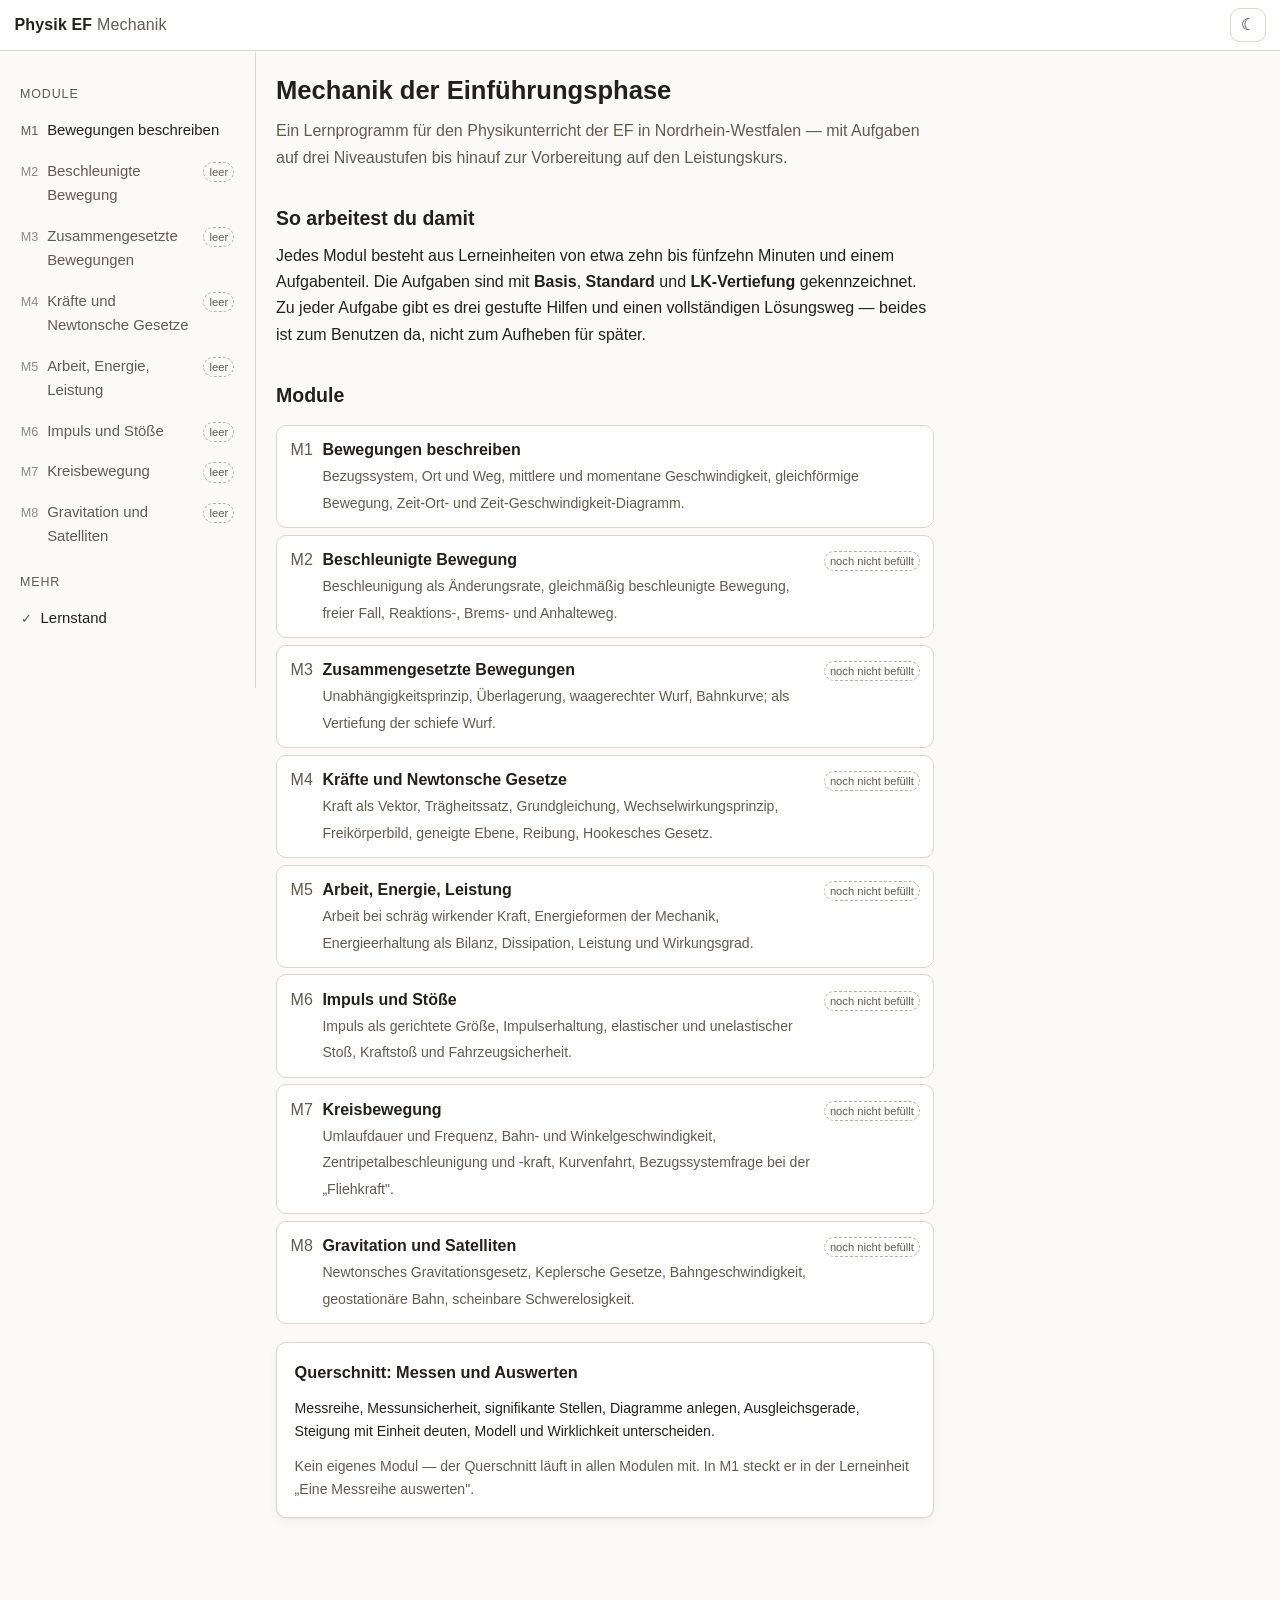
<file: index.html>
<!DOCTYPE html>
<html lang="de">
<head>
<meta charset="utf-8">
<meta name="viewport" content="width=device-width, initial-scale=1">
<title>Physik EF – Mechanik</title>
<link rel="stylesheet" href="css/stil.css">
</head>
<body>

<a class="sprungmarke" href="#hauptbereich">Zum Inhalt springen</a>

<header class="kopf">
  <button id="menue-schalter" class="menue-schalter" aria-expanded="false" aria-controls="seitenleiste">
    <span aria-hidden="true">☰</span><span class="nur-lesegeraet">Navigation öffnen</span>
  </button>
  <a class="marke" href="#/">Physik EF <span>Mechanik</span></a>
  <button id="thema-schalter" class="thema-schalter" title="Helles oder dunkles Farbschema">
    <span aria-hidden="true" id="thema-symbol">◐</span><span class="nur-lesegeraet">Farbschema wechseln</span>
  </button>
</header>

<div class="rumpf">
  <nav id="seitenleiste" class="seitenleiste" aria-label="Module"></nav>
  <main id="hauptbereich" class="hauptbereich" tabindex="-1"></main>
</div>

<script src="js/formel.js"></script>
<script src="js/einheiten.js"></script>
<script src="js/diagramm.js"></script>
<script src="js/simulation.js"></script>
<script src="js/aufgaben.js"></script>
<script src="js/fortschritt.js"></script>
<script src="inhalte/module.js"></script>
<script src="inhalte/m1-lerneinheiten.js"></script>
<script src="inhalte/m1-aufgaben.js"></script>
<script src="js/app.js"></script>
</body>
</html>
</file>
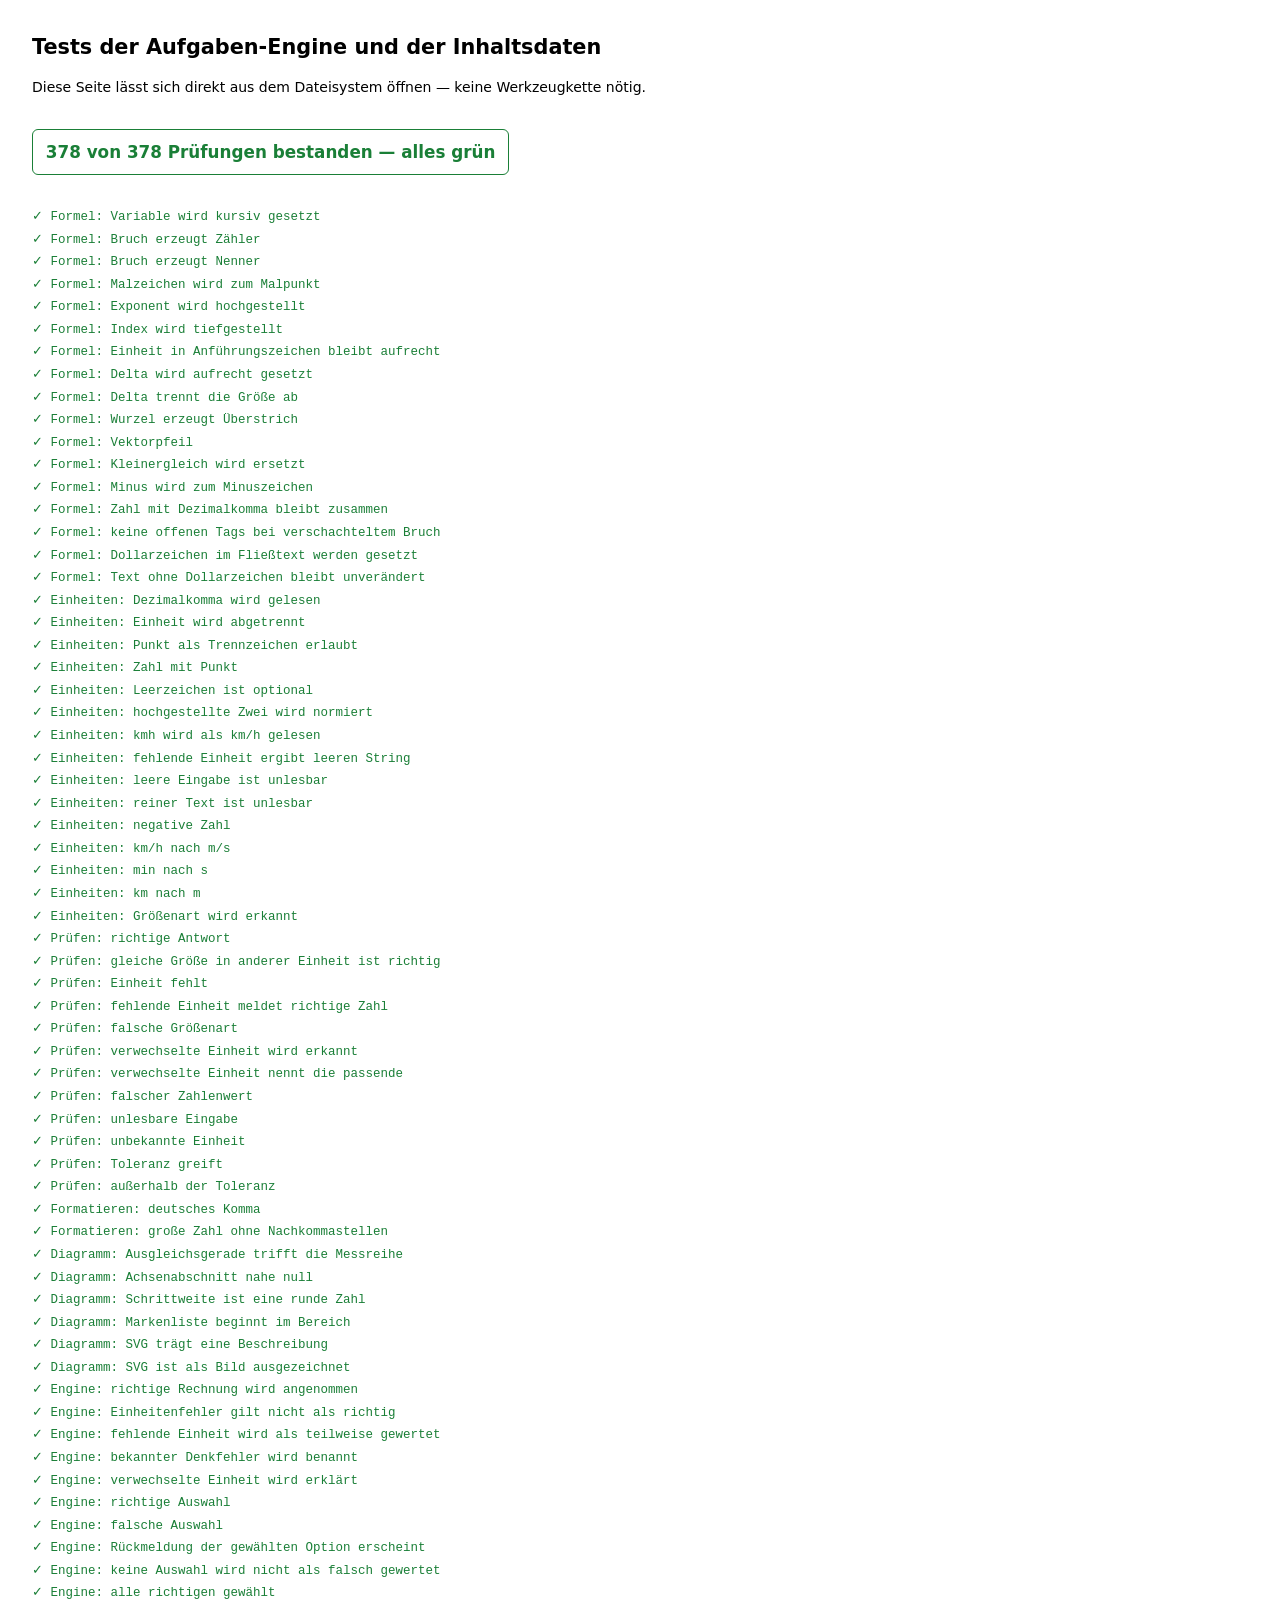
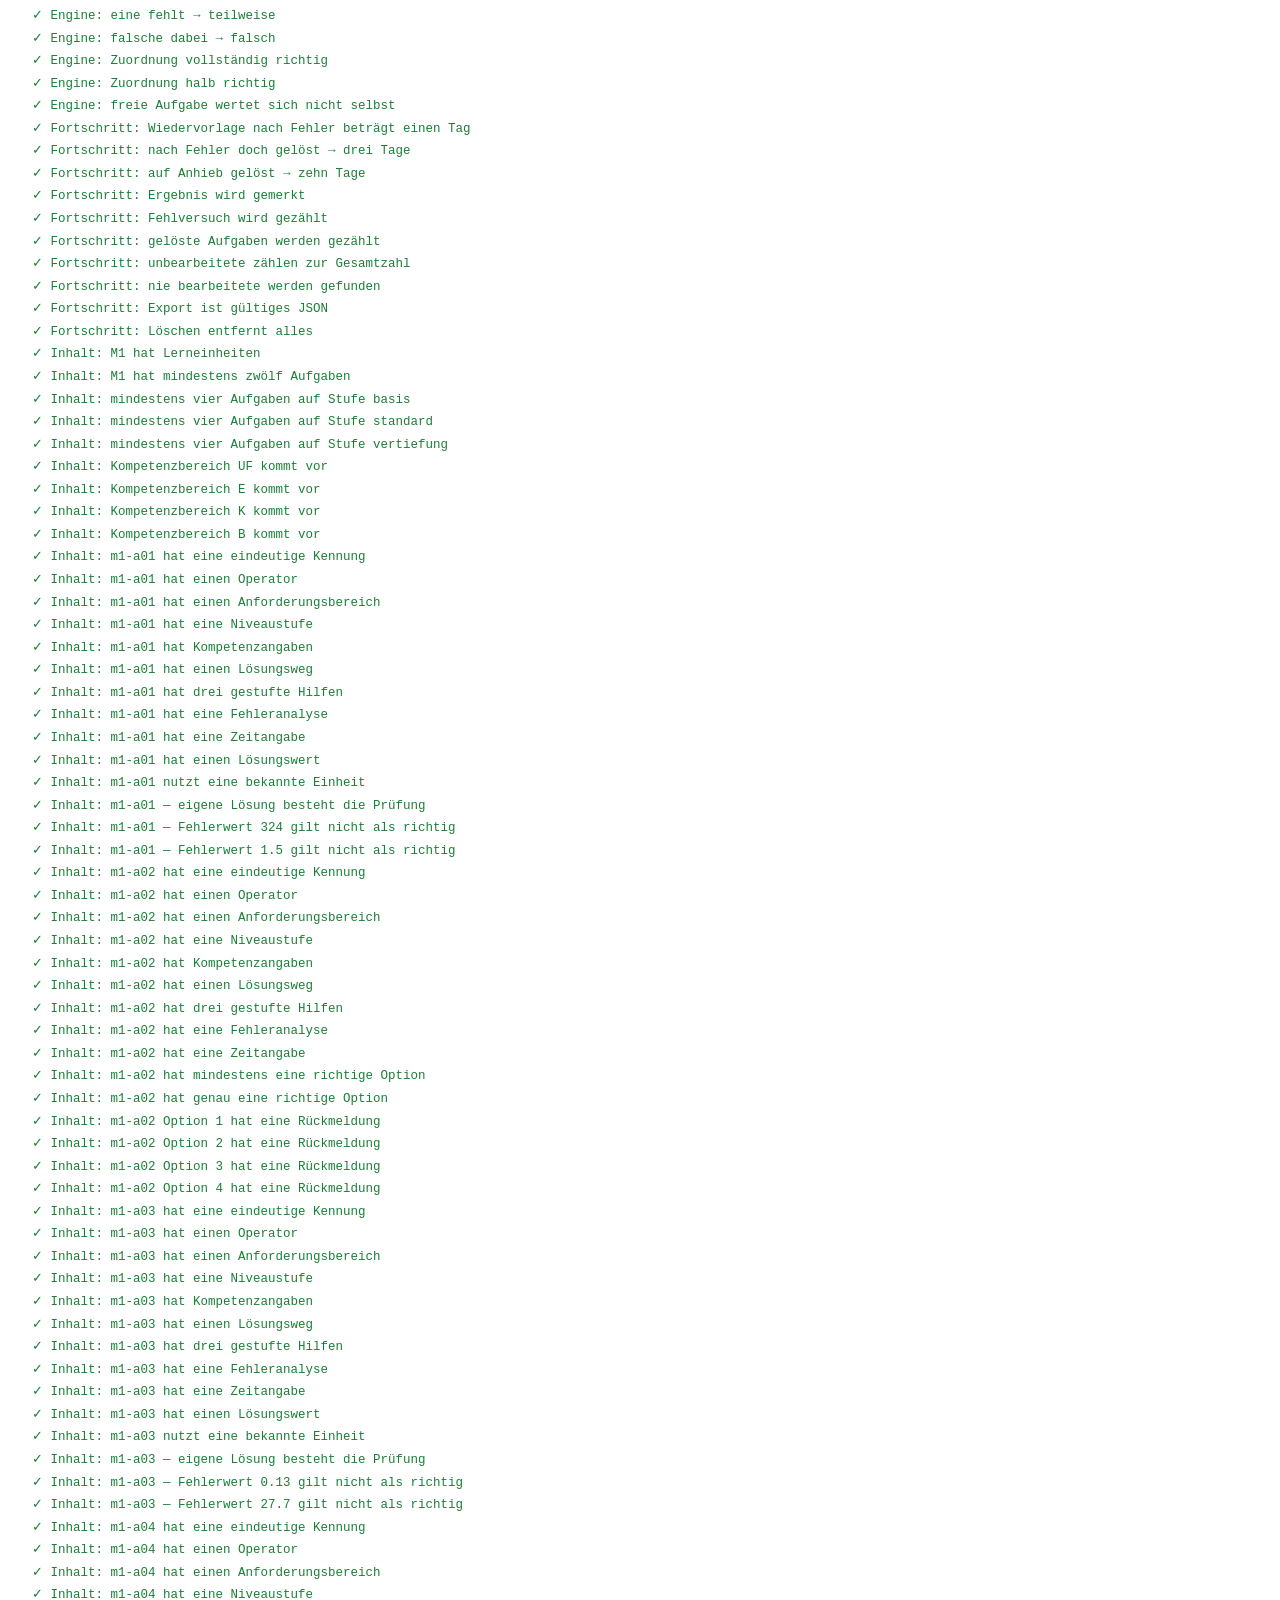
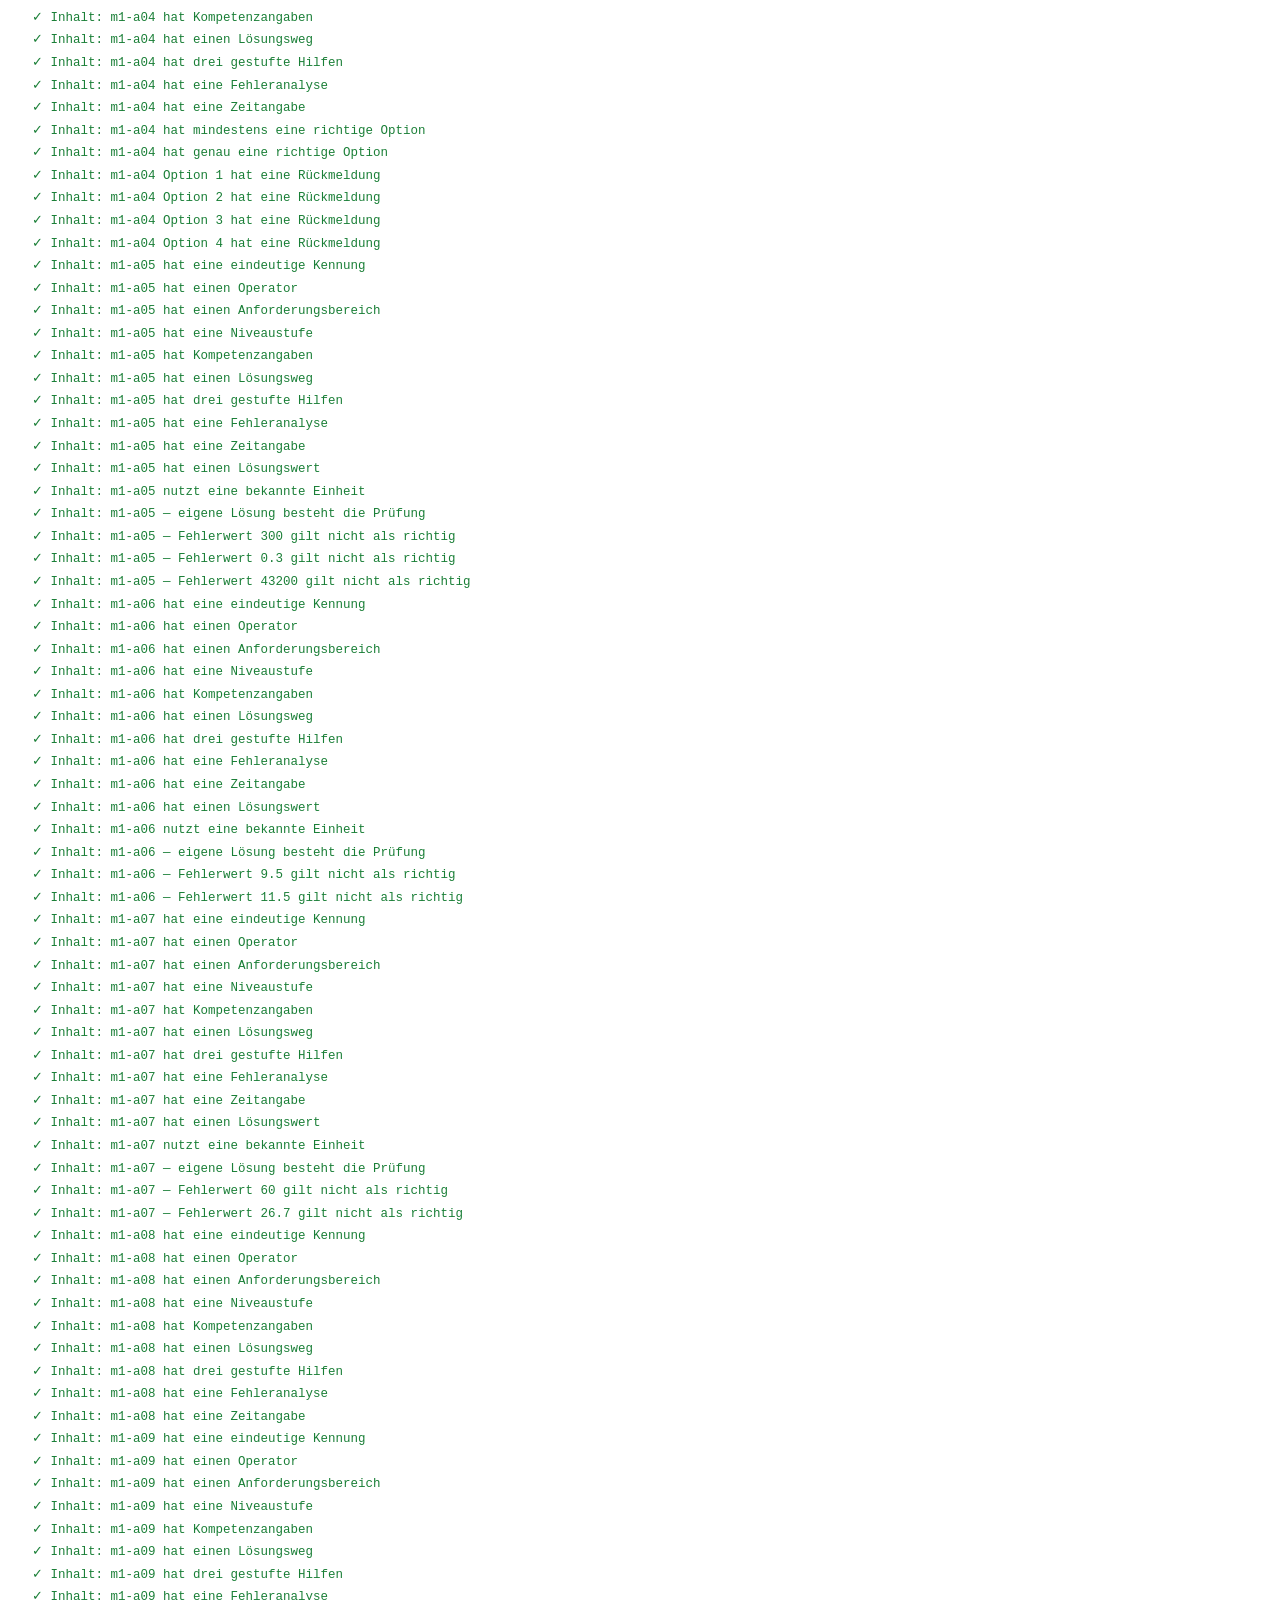
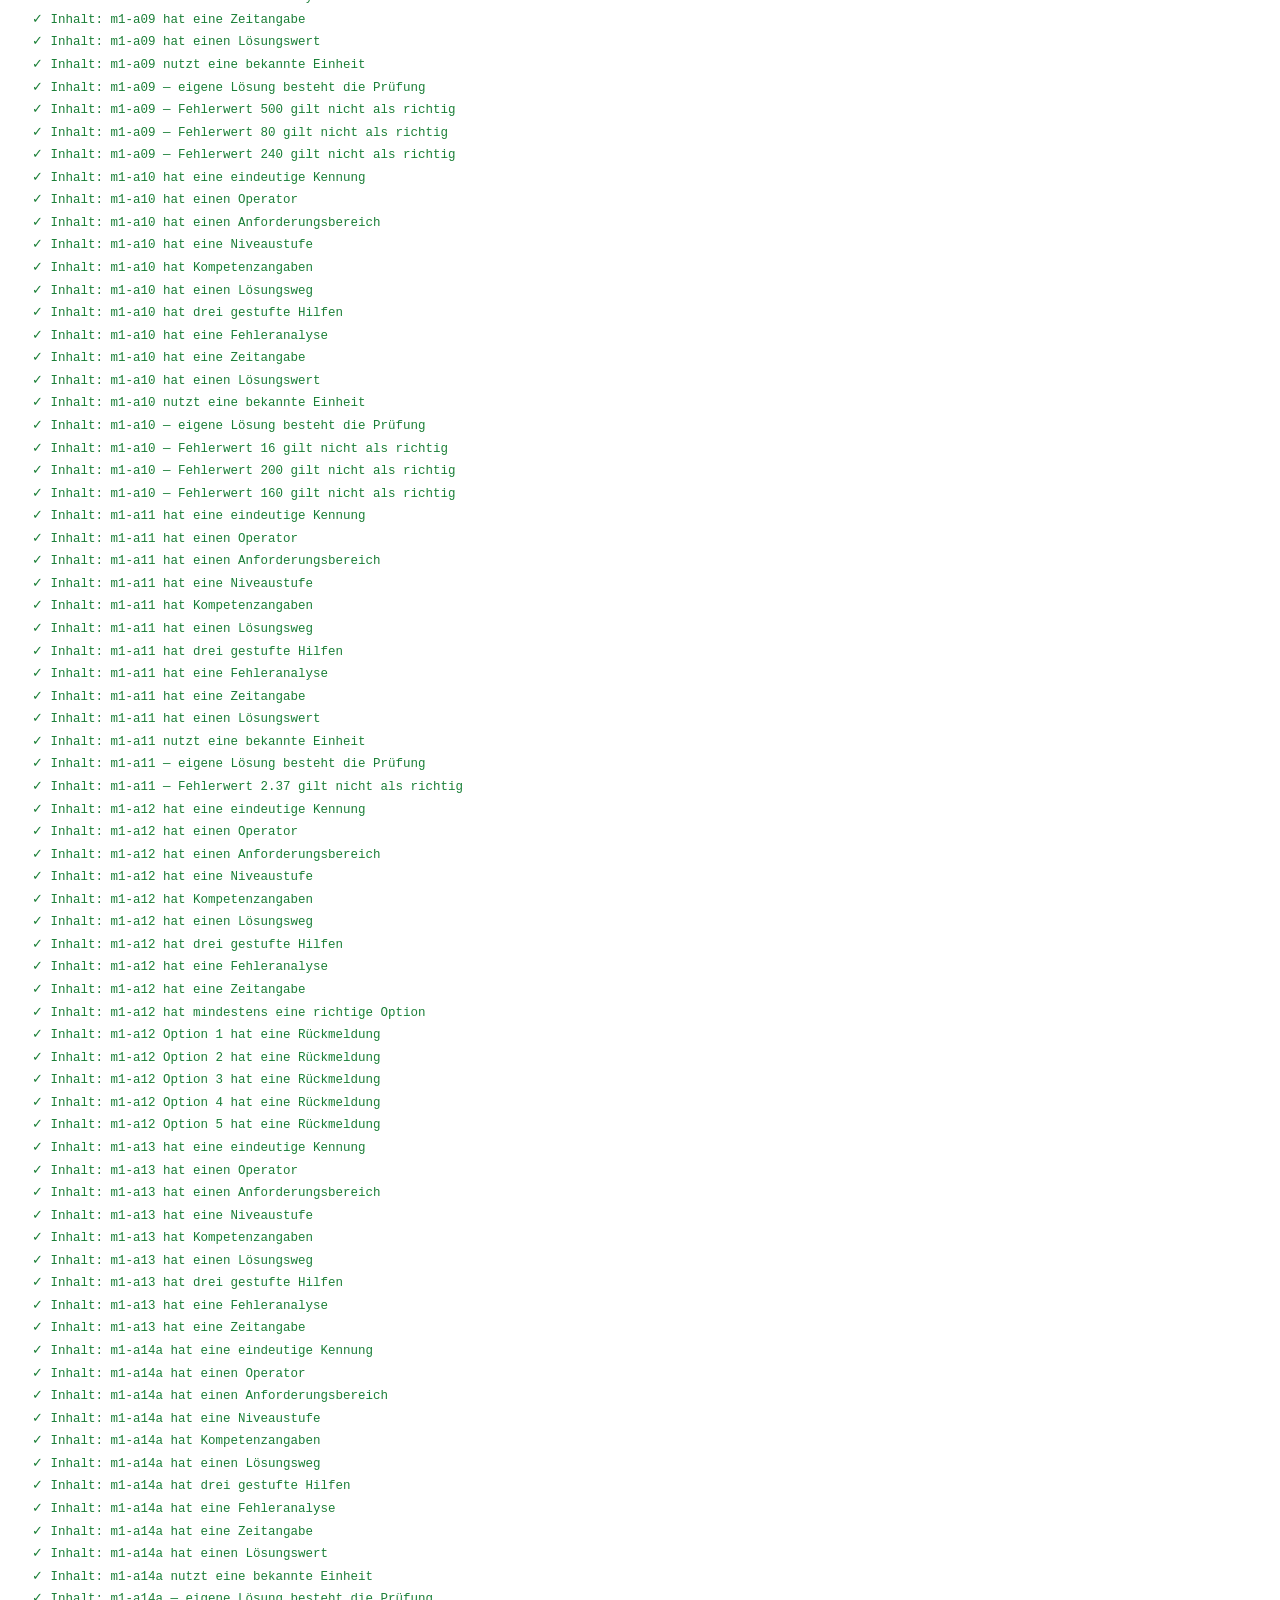
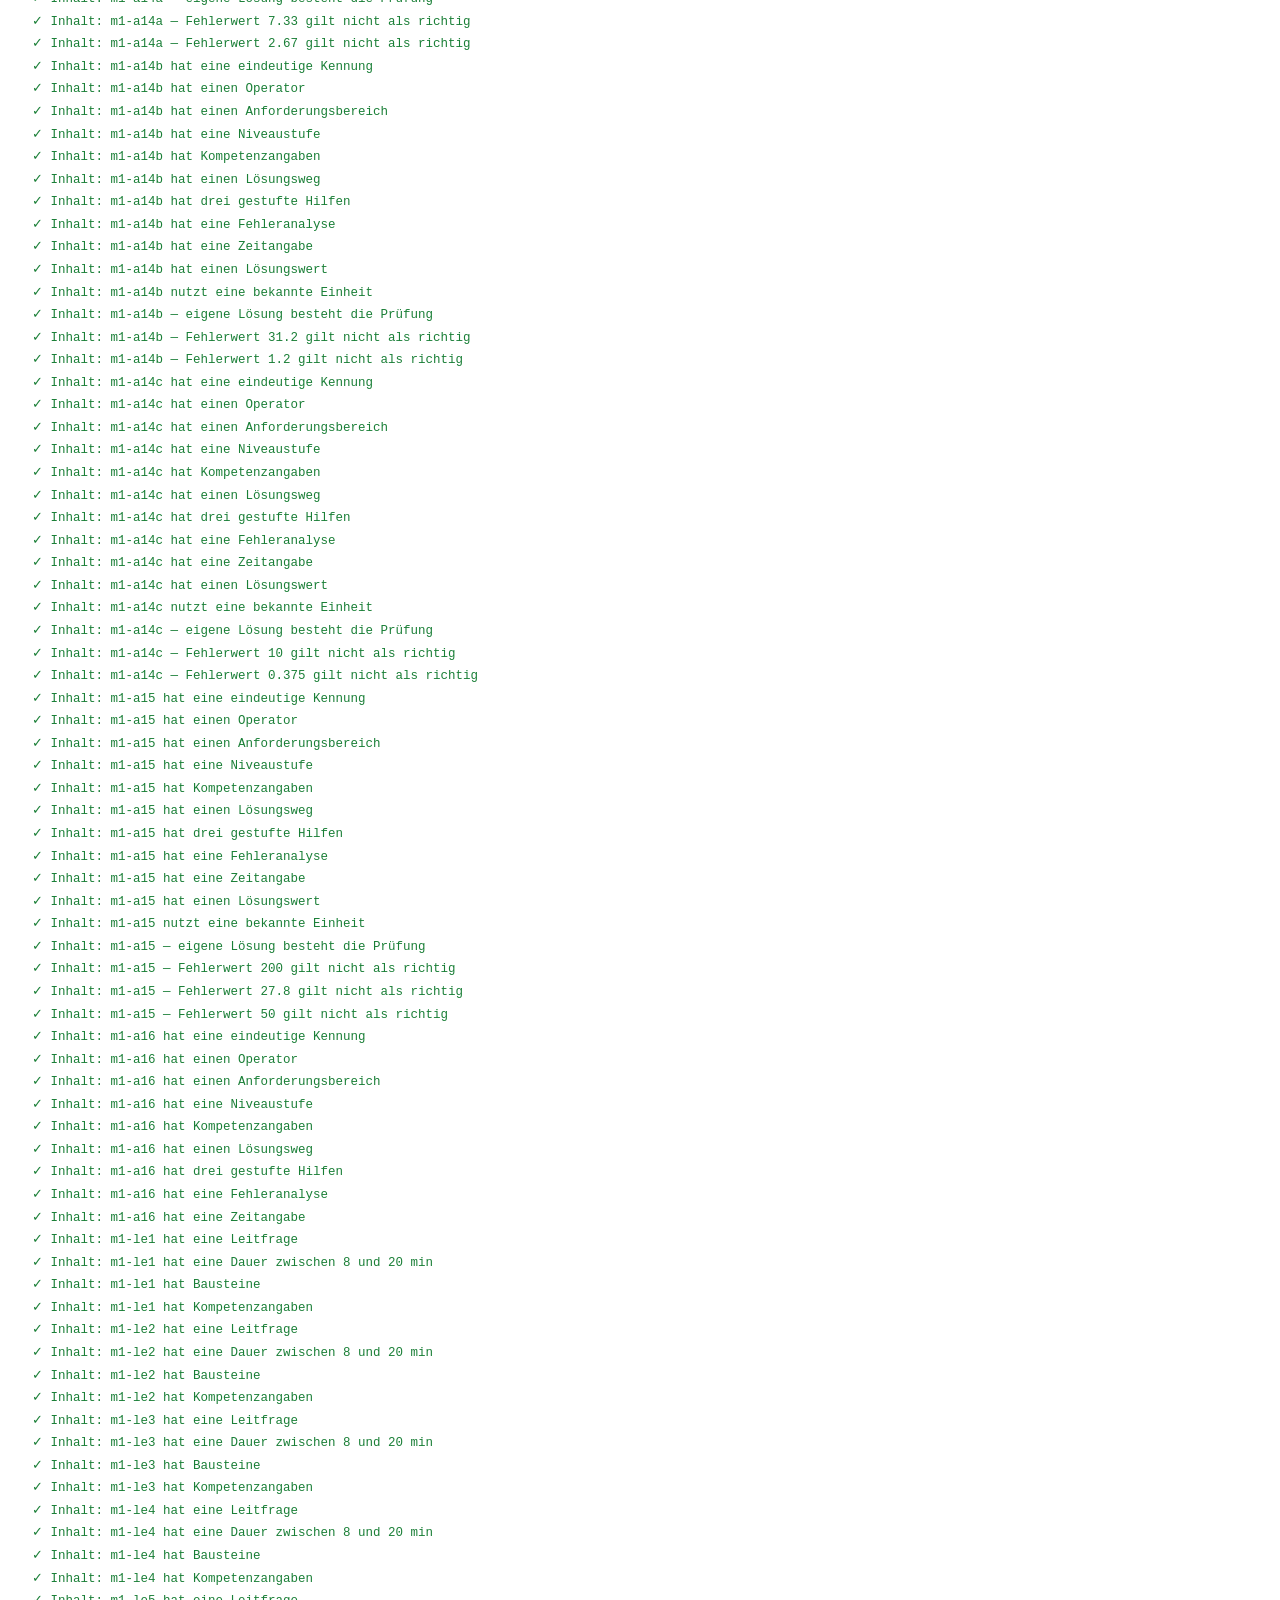
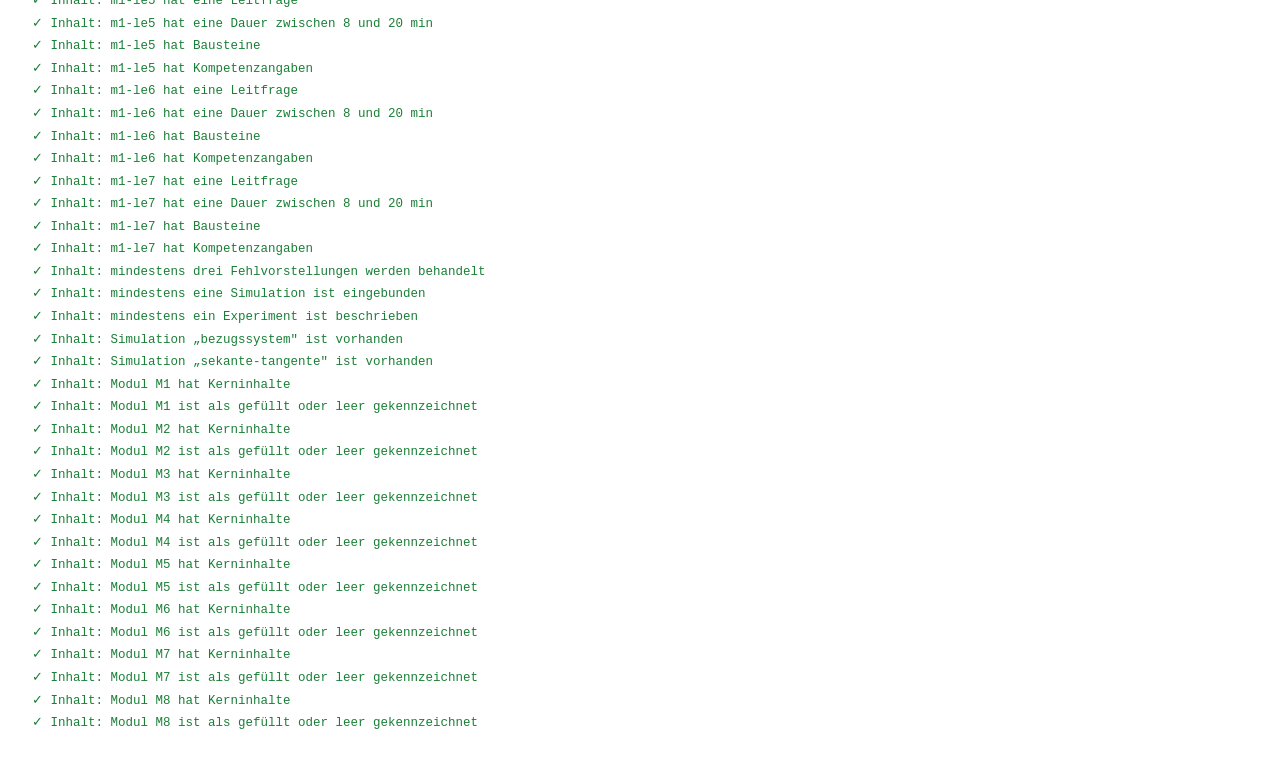
<file: tests/test.html>
<!DOCTYPE html>
<html lang="de">
<head>
<meta charset="utf-8">
<title>Tests — Physik EF</title>
<style>
  body { font: 14px/1.5 system-ui, sans-serif; margin: 2rem; max-width: 60rem; }
  h1 { font-size: 1.3rem; }
  ul { list-style: none; padding: 0; }
  li { padding: .12rem 0; font-family: ui-monospace, monospace; font-size: 12.5px; }
  .gruen { color: #1a7f37; }
  .rot { color: #b3241c; font-weight: 600; }
  #zusammenfassung { font-size: 1.05rem; font-weight: 700; padding: .6rem .8rem;
                     border: 1px solid currentColor; border-radius: 6px; display: inline-block; }
  .zusatz { color: #666; font-weight: 400; }
</style>
</head>
<body>
<h1>Tests der Aufgaben-Engine und der Inhaltsdaten</h1>
<p>Diese Seite lässt sich direkt aus dem Dateisystem öffnen — keine Werkzeugkette nötig.</p>
<div id="ausgabe">wird ausgeführt …</div>

<script src="../js/formel.js"></script>
<script src="../js/einheiten.js"></script>
<script src="../js/diagramm.js"></script>
<script src="../js/simulation.js"></script>
<script src="../js/aufgaben.js"></script>
<script src="../js/fortschritt.js"></script>
<script src="../inhalte/module.js"></script>
<script src="../inhalte/m1-lerneinheiten.js"></script>
<script src="../inhalte/m1-aufgaben.js"></script>
<script src="tests.js"></script>
</body>
</html>
</file>
<file: css/stil.css>
/* Physik EF – Mechanik | Gestaltung
   Farbwerte liegen als Variablen auf :root, das dunkle Schema überschreibt nur diese. */

:root {
  --grund: #fbfaf8;
  --flaeche: #ffffff;
  --flaeche-2: #f2efea;
  --rand: #ddd7cd;
  --rand-stark: #b9b1a3;
  --schrift: #23201c;
  --schrift-leise: #625b50;
  --akzent: #1f5f8b;
  --akzent-schrift: #ffffff;
  --richtig: #2c6e49;
  --richtig-flaeche: #e6f2ea;
  --falsch: #9c3229;
  --falsch-flaeche: #f8e9e7;
  --hinweis: #8a5a12;
  --hinweis-flaeche: #fbf1de;
  --merk-flaeche: #eaf1f6;
  --schatten: 0 1px 2px rgba(0,0,0,.06), 0 4px 12px rgba(0,0,0,.04);
  --radius: 10px;
  --spalte: 74ch;
}

[data-thema="dunkel"] {
  --grund: #16181b;
  --flaeche: #1d2024;
  --flaeche-2: #24282d;
  --rand: #343a41;
  --rand-stark: #4d555e;
  --schrift: #e8e6e3;
  --schrift-leise: #a7a29b;
  --akzent: #7ab6e0;
  --akzent-schrift: #10222f;
  --richtig: #7dc59b;
  --richtig-flaeche: #1c2b23;
  --falsch: #e79a91;
  --falsch-flaeche: #2e1e1c;
  --hinweis: #e0b871;
  --hinweis-flaeche: #2b2418;
  --merk-flaeche: #1b2733;
  --schatten: none;
}

* { box-sizing: border-box; }

html { color-scheme: light; }
[data-thema="dunkel"] html, html[data-thema="dunkel"] { color-scheme: dark; }

body {
  margin: 0;
  background: var(--grund);
  color: var(--schrift);
  font: 16px/1.65 -apple-system, BlinkMacSystemFont, "Segoe UI", Roboto, "Helvetica Neue", sans-serif;
  -webkit-text-size-adjust: 100%;
}

:focus-visible {
  outline: 3px solid var(--akzent);
  outline-offset: 2px;
  border-radius: 3px;
}

.nur-lesegeraet {
  position: absolute; width: 1px; height: 1px;
  padding: 0; margin: -1px; overflow: hidden;
  clip: rect(0 0 0 0); white-space: nowrap; border: 0;
}

.sprungmarke {
  position: absolute; left: -999px; top: 0; z-index: 100;
  background: var(--akzent); color: var(--akzent-schrift);
  padding: .6em 1em; text-decoration: none;
}
.sprungmarke:focus { left: 0; }

/* ---------- Kopfzeile ---------- */

.kopf {
  position: sticky; top: 0; z-index: 20;
  display: flex; align-items: center; gap: .75rem;
  padding: .5rem .9rem;
  background: var(--flaeche);
  border-bottom: 1px solid var(--rand);
}

.marke {
  font-weight: 600; letter-spacing: .01em;
  color: var(--schrift); text-decoration: none;
  margin-right: auto;
}
.marke span { color: var(--schrift-leise); font-weight: 400; }

.menue-schalter, .thema-schalter {
  background: none; border: 1px solid var(--rand);
  color: var(--schrift); border-radius: var(--radius);
  font-size: 1rem; line-height: 1; padding: .5rem .6rem; cursor: pointer;
}
.menue-schalter:hover, .thema-schalter:hover { background: var(--flaeche-2); }
.menue-schalter { display: none; }

/* ---------- Grundraster ---------- */

.rumpf { display: flex; align-items: flex-start; }

.seitenleiste {
  flex: 0 0 16rem;
  position: sticky; top: 3.25rem;
  max-height: calc(100vh - 3.25rem);
  overflow-y: auto;
  padding: 1rem .75rem 3rem;
  border-right: 1px solid var(--rand);
}

.hauptbereich {
  flex: 1 1 auto; min-width: 0;
  padding: 1.5rem 1.25rem 5rem;
}
.hauptbereich > * { max-width: var(--spalte); }
.hauptbereich:focus { outline: none; }

/* ---------- Navigation ---------- */

.nav-titel {
  font-size: .78rem; text-transform: uppercase; letter-spacing: .07em;
  color: var(--schrift-leise); margin: 1rem .5rem .4rem;
}

.nav-modul {
  display: flex; align-items: baseline; gap: .55rem;
  padding: .45rem .55rem; margin-bottom: .1rem;
  border-radius: var(--radius);
  color: var(--schrift); text-decoration: none;
  font-size: .93rem;
}
.nav-modul:hover { background: var(--flaeche-2); }
.nav-modul[aria-current="page"] { background: var(--merk-flaeche); font-weight: 600; }
.nav-modul .kuerzel { color: var(--schrift-leise); font-variant-numeric: tabular-nums; font-size: .85em; }
.nav-modul.leer { color: var(--schrift-leise); }
.nav-modul.leer .kuerzel { opacity: .7; }

.leer-marke {
  font-size: .7rem; border: 1px dashed var(--rand-stark); color: var(--schrift-leise);
  border-radius: 99px; padding: 0 .45em; margin-left: auto; white-space: nowrap;
}

/* ---------- Typografie ---------- */

h1 { font-size: 1.6rem; line-height: 1.25; margin: 0 0 .3rem; }
h2 { font-size: 1.22rem; line-height: 1.3; margin: 2.2rem 0 .6rem; }
h3 { font-size: 1.02rem; margin: 1.5rem 0 .4rem; }
p { margin: .7rem 0; }
ul, ol { margin: .7rem 0; padding-left: 1.3rem; }
li { margin: .25rem 0; }

.vorspann { color: var(--schrift-leise); margin-bottom: 1.5rem; }
.leise { color: var(--schrift-leise); }
.klein { font-size: .88rem; }

/* ---------- Bausteine ---------- */

.karte {
  background: var(--flaeche);
  border: 1px solid var(--rand);
  border-radius: var(--radius);
  padding: 1rem 1.1rem;
  margin: 1.1rem 0;
  box-shadow: var(--schatten);
}

.merksatz {
  background: var(--merk-flaeche);
  border-left: 4px solid var(--akzent);
  border-radius: 0 var(--radius) var(--radius) 0;
  padding: .85rem 1rem;
  margin: 1.2rem 0;
}
.merksatz .etikett {
  display: block; font-size: .72rem; text-transform: uppercase;
  letter-spacing: .08em; color: var(--akzent); font-weight: 700; margin-bottom: .25rem;
}

.fehlvorstellung { border-left: 4px solid var(--hinweis); background: var(--hinweis-flaeche); }
.fehlvorstellung .behauptung { font-style: italic; }
.fehlvorstellung .stufe { margin-top: .6rem; }
.fehlvorstellung .stufe b { color: var(--hinweis); }

.experiment { border-left: 4px solid var(--richtig); }
.experiment dl { margin: .5rem 0 0; }
.experiment dt { font-weight: 600; margin-top: .55rem; font-size: .93rem; }
.experiment dd { margin: .1rem 0 0; }

.sprachkasten table { width: 100%; border-collapse: collapse; font-size: .94rem; }
.sprachkasten th, .sprachkasten td {
  text-align: left; padding: .4rem .5rem; border-bottom: 1px solid var(--rand); vertical-align: top;
}
.sprachkasten th { color: var(--schrift-leise); font-weight: 600; width: 30%; }

/* ---------- Formeln ---------- */

.formel-block {
  margin: 1.1rem 0;
  padding: .7rem 0;
  text-align: center;
  overflow-x: auto;
}
.formel { font-size: 1.12rem; white-space: nowrap; display: inline-block; }
.formel .var { font-style: italic; font-family: Georgia, "Times New Roman", serif; }
.formel .zahl, .formel .einheit { font-style: normal; }
.formel .einheit { font-family: inherit; }
.formel .op { margin: 0 .3em; }
.formel .op-punkt { margin: 0 .18em; }
.formel .bruch {
  display: inline-flex; flex-direction: column; vertical-align: middle;
  text-align: center; margin: 0 .18em;
}
.formel .bruch .zaehler { border-bottom: 1.3px solid currentColor; padding: 0 .35em .1em; }
.formel .bruch .nenner { padding: .1em .35em 0; }
.formel .wurzel { border-top: 1.3px solid currentColor; padding: .1em .15em 0 .1em; }
.formel sub, .formel sup { font-size: .68em; font-style: normal; }
.formel .vektor { position: relative; }
.formel .vektor::after {
  content: "→"; position: absolute; left: 0; right: 0; top: -.72em;
  font-size: .62em; text-align: center; font-style: normal;
}

.zeichenliste { margin: .5rem 0 0; padding: 0; list-style: none; font-size: .92rem; }
.zeichenliste li { display: flex; gap: .5rem; margin: .18rem 0; }
.zeichenliste .zeichen { flex: 0 0 3.2rem; font-family: Georgia, serif; font-style: italic; }
.zeichenliste .einheit { color: var(--schrift-leise); }

/* ---------- Diagramme und Simulation ---------- */

.figur { margin: 1.2rem 0; }
.figur svg { display: block; width: 100%; height: auto; max-width: 100%; }
.figur figcaption { font-size: .87rem; color: var(--schrift-leise); margin-top: .4rem; }

.regler-feld {
  display: grid; grid-template-columns: minmax(7rem, auto) 1fr minmax(4.5rem, auto);
  gap: .45rem .7rem; align-items: center; margin: .8rem 0;
  font-size: .92rem;
}
.regler-feld label { color: var(--schrift-leise); }
.regler-feld input[type="range"] { width: 100%; accent-color: var(--akzent); }
.regler-feld output { font-variant-numeric: tabular-nums; text-align: right; }

.knopfreihe { display: flex; flex-wrap: wrap; gap: .5rem; margin: .8rem 0 0; }

button.knopf {
  font: inherit; font-size: .92rem;
  padding: .45rem .9rem; border-radius: var(--radius);
  border: 1px solid var(--rand-stark); background: var(--flaeche);
  color: var(--schrift); cursor: pointer;
}
button.knopf:hover { background: var(--flaeche-2); }
button.knopf.haupt { background: var(--akzent); border-color: var(--akzent); color: var(--akzent-schrift); }
button.knopf.haupt:hover { filter: brightness(1.08); }
button.knopf:disabled { opacity: .5; cursor: default; }

/* ---------- Aufgaben ---------- */

.aufgabe { border-left: 4px solid var(--rand-stark); }
.aufgabe.niveau-basis { border-left-color: #7aa8c4; }
.aufgabe.niveau-standard { border-left-color: var(--akzent); }
.aufgabe.niveau-vertiefung { border-left-color: #7d5ba6; }

.aufgabe-kopf {
  display: flex; flex-wrap: wrap; gap: .4rem .6rem; align-items: baseline;
  margin-bottom: .5rem;
}
.aufgabe-kopf .nummer { font-weight: 700; }
.marken { display: flex; flex-wrap: wrap; gap: .3rem; margin-left: auto; }
.marke-klein {
  font-size: .7rem; letter-spacing: .03em;
  border: 1px solid var(--rand); border-radius: 99px;
  padding: .05em .55em; color: var(--schrift-leise); white-space: nowrap;
}
.aufgabe .kontext { color: var(--schrift-leise); font-size: .93rem; margin-bottom: .3rem; }
.aufgabe .operator { font-weight: 600; }

.antwortfeld { display: flex; flex-wrap: wrap; gap: .5rem; align-items: center; margin: .8rem 0 0; }
.antwortfeld input[type="text"] {
  font: inherit; padding: .45rem .6rem; min-width: 9rem; flex: 0 1 14rem;
  border: 1px solid var(--rand-stark); border-radius: var(--radius);
  background: var(--grund); color: var(--schrift);
}

.optionen { list-style: none; padding: 0; margin: .8rem 0 0; }
.optionen li { margin: .35rem 0; }
.optionen label {
  display: flex; gap: .6rem; align-items: flex-start;
  padding: .5rem .65rem; border: 1px solid var(--rand); border-radius: var(--radius);
  cursor: pointer;
}
.optionen label:hover { background: var(--flaeche-2); }
.optionen input { margin-top: .28rem; accent-color: var(--akzent); }
.optionen li.gewaehlt label { border-color: var(--rand-stark); }
.optionen li.war-richtig label { background: var(--richtig-flaeche); border-color: var(--richtig); }
.optionen li.war-falsch label { background: var(--falsch-flaeche); border-color: var(--falsch); }

.rueckmeldung { margin: .85rem 0 0; padding: .7rem .85rem; border-radius: var(--radius); font-size: .95rem; }
.rueckmeldung.richtig { background: var(--richtig-flaeche); border: 1px solid var(--richtig); }
.rueckmeldung.falsch { background: var(--falsch-flaeche); border: 1px solid var(--falsch); }
.rueckmeldung.teilweise { background: var(--hinweis-flaeche); border: 1px solid var(--hinweis); }
.rueckmeldung b { display: block; margin-bottom: .2rem; }

details.hilfe, details.loesung {
  margin: .6rem 0 0; border: 1px solid var(--rand); border-radius: var(--radius);
  background: var(--flaeche-2);
}
details.hilfe > summary, details.loesung > summary {
  cursor: pointer; padding: .5rem .75rem; font-size: .92rem; font-weight: 600;
  list-style: none;
}
details > summary::-webkit-details-marker { display: none; }
details > summary::before { content: "▸ "; color: var(--schrift-leise); }
details[open] > summary::before { content: "▾ "; }
details.hilfe > div, details.loesung > div { padding: 0 .85rem .8rem; }

.rechenweg { list-style: none; padding: 0; margin: .4rem 0 0; counter-reset: schritt; }
.rechenweg > li { padding: .45rem 0; border-top: 1px solid var(--rand); }
.rechenweg > li:first-child { border-top: none; }
.rechenweg .schritt-name {
  display: block; font-size: .74rem; text-transform: uppercase; letter-spacing: .06em;
  color: var(--schrift-leise); font-weight: 700;
}

.fehlerliste { margin: .5rem 0 0; padding: 0; list-style: none; font-size: .92rem; }
.fehlerliste li { padding: .35rem 0 .35rem .8rem; border-left: 2px solid var(--hinweis); margin: .35rem 0; }

/* ---------- Messtabelle ---------- */

table.messwerte { border-collapse: collapse; font-size: .92rem; margin: .8rem 0; }
table.messwerte th, table.messwerte td {
  border: 1px solid var(--rand); padding: .3rem .6rem; text-align: right;
  font-variant-numeric: tabular-nums;
}
table.messwerte th { background: var(--flaeche-2); font-weight: 600; }
.tabellen-rahmen { overflow-x: auto; }

/* ---------- Fortschritt ---------- */

.raster { width: 100%; min-width: 34rem; border-collapse: collapse; font-size: .93rem; margin: 1rem 0; }
.raster th, .raster td { text-align: left; padding: .5rem .55rem; border-bottom: 1px solid var(--rand); }
.raster th { color: var(--schrift-leise); font-weight: 600; font-size: .84rem; }
.raster .stand { white-space: nowrap; font-weight: 600; }
.stand-sicher { color: var(--richtig); }
.stand-hilfe { color: var(--hinweis); }
.stand-offen { color: var(--schrift-leise); }

.balken { height: .5rem; background: var(--flaeche-2); border-radius: 99px; overflow: hidden; min-width: 5rem; }
.balken > i { display: block; height: 100%; background: var(--akzent); }

.empfehlung { border-left: 4px solid var(--akzent); }

/* ---------- Lerneinheit-Navigation ---------- */

.einheit-liste { list-style: none; padding: 0; margin: 1rem 0; }
.einheit-liste li { margin: .4rem 0; }
.einheit-liste a {
  display: flex; align-items: baseline; gap: .6rem;
  padding: .7rem .85rem; border: 1px solid var(--rand); border-radius: var(--radius);
  background: var(--flaeche); text-decoration: none; color: var(--schrift);
}
.einheit-liste a:hover { border-color: var(--rand-stark); background: var(--flaeche-2); }
.einheit-liste .dauer { margin-left: auto; color: var(--schrift-leise); font-size: .85rem; white-space: nowrap; }
.einheit-liste .haken { color: var(--richtig); font-weight: 700; }

.blaettern { display: flex; justify-content: space-between; gap: 1rem; margin: 2.5rem 0 0; padding-top: 1rem; border-top: 1px solid var(--rand); }

.brotkrumen { font-size: .85rem; color: var(--schrift-leise); margin-bottom: .6rem; }
.brotkrumen a { color: var(--schrift-leise); }

.platzhalter {
  border: 1px dashed var(--rand-stark); background: none;
  text-align: center; color: var(--schrift-leise); padding: 2rem 1rem;
}

/* ---------- Schmale Bildschirme ---------- */

@media (max-width: 780px) {
  .menue-schalter { display: inline-flex; align-items: center; gap: .4rem; }
  .seitenleiste {
    display: none; position: fixed; inset: 3.25rem 0 0 0;
    max-height: none; z-index: 15; background: var(--grund);
    border-right: none; padding: 1rem 1.25rem 4rem;
  }
  .seitenleiste.offen { display: block; }
  .hauptbereich { padding: 1.1rem 1rem 4rem; }
  h1 { font-size: 1.35rem; }
  .regler-feld { grid-template-columns: 1fr; gap: .2rem; }
  .regler-feld output { text-align: left; }
}

@media print {
  .kopf, .seitenleiste, .knopfreihe, .blaettern { display: none; }
  .hauptbereich { padding: 0; }
  details { open: true; }
  .karte { break-inside: avoid; }
}
</file>
